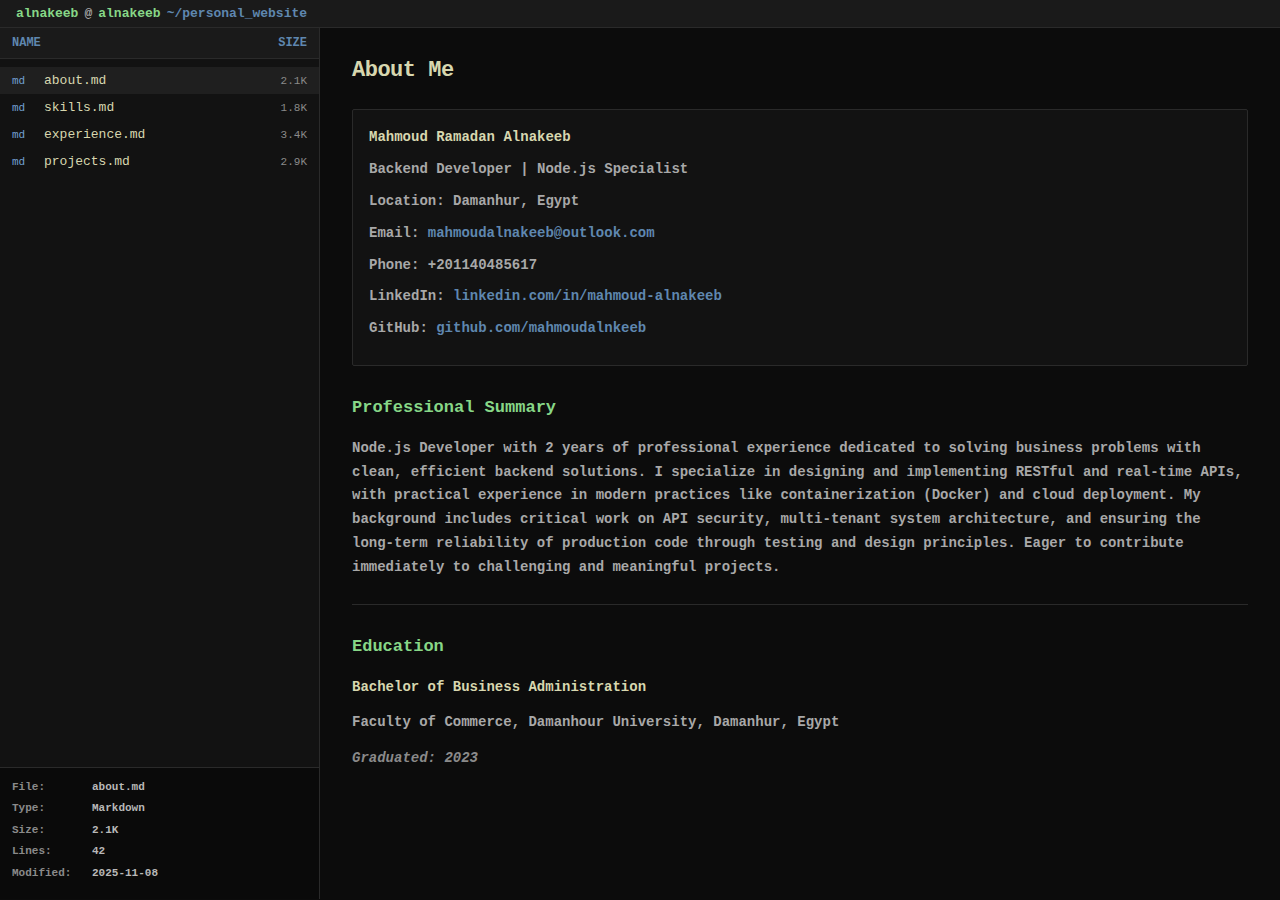
<file: index.html>
<!doctype html>
<html lang="en">
    <head>
        <meta charset="UTF-8" />
        <meta name="viewport" content="width=device-width, initial-scale=1.0" />

        <!-- SEO Meta Tags -->
        <title>
            Mahmoud Ramadan Alnakeeb - Backend Developer | Node.js Specialist
        </title>
        <meta
            name="description"
            content="Node.js Backend Developer with 2 years of experience in RESTful APIs, microservices, and cloud deployment. Specialized in Express.js, NestJS, PostgreSQL, and MongoDB."
        />
        <meta
            name="keywords"
            content="Node.js Developer, Backend Developer, JavaScript, TypeScript, Express.js, NestJS, MongoDB, PostgreSQL, API Development"
        />
        <meta name="author" content="Mahmoud Ramadan Alnakeeb" />
        <meta name="robots" content="index, follow" />
        <!--google search console-->
        <meta name="google-site-verification" content="Y3Xovd-ERB0Z1OYb4WsXO4qveq_8A2rP2C2i72mTCQo" />

        <!-- Open Graph / Social Media -->
        <meta property="og:type" content="website" />
        <meta
            property="og:title"
            content="Mahmoud Ramadan Alnakeeb - Backend Developer"
        />
        <meta
            property="og:description"
            content="Node.js Backend Developer specializing in scalable APIs and microservices"
        />
        <meta property="og:url" content="https://alnakeeb.netlify.app" />

        <!-- Twitter Card -->
        <meta name="twitter:card" content="summary" />
        <meta
            name="twitter:title"
            content="Mahmoud Ramadan Alnakeeb - Backend Developer"
        />
        <meta
            name="twitter:description"
            content="Node.js Backend Developer specializing in scalable APIs and microservices"
        />

        <!-- Canonical URL -->
        <link rel="canonical" href="https://alnakeeb.netlify.app" />

        <!-- Structured Data (JSON-LD) -->
        <script type="application/ld+json">
            {
                "@context": "https://schema.org",
                "@type": "Person",
                "name": "Mahmoud Ramadan Alnakeeb",
                "jobTitle": "Backend Developer",
                "description": "Node.js Developer with 2 years of professional experience",
                "url": "https://alnakeeb.netlify.app",
                "email": "mahmoudalnakeeb@outlook.com",
                "telephone": "+201140485617",
                "address": {
                    "@type": "PostalAddress",
                    "addressLocality": "Damanhur",
                    "addressCountry": "Egypt"
                },
                "sameAs": [
                    "https://linkedin.com/in/mahmoud-alnakeeb",
                    "https://github.com/mahmoudalnkeeb"
                ],
                "alumniOf": {
                    "@type": "EducationalOrganization",
                    "name": "Damanhour University"
                }
            }
        </script>

        <style>
            * {
                margin: 0;
                padding: 0;
                box-sizing: border-box;
            }

            body {
                background: #0c0c0c;
                color: #fff;
                font-family: "Consolas", "Monaco", "Courier New", monospace;
                height: 100vh;
                overflow: hidden;
                font-size: 14px;
                font-weight: 600;
            }

            /* Skip to main content for screen readers */
            .skip-link {
                position: absolute;
                top: -40px;
                left: 0;
                background: #5f87af;
                color: #0c0c0c;
                padding: 8px;
                text-decoration: none;
                z-index: 100;
            }

            .skip-link:focus {
                top: 0;
            }

            .terminal-header {
                background: #1a1a1a;
                padding: 6px 16px;
                border-bottom: 1px solid #2a2a2a;
                display: flex;
                align-items: center;
                gap: 6px;
                font-size: 13px;
            }

            .terminal-header .user {
                color: #87d787;
            }

            .terminal-header .at {
                color: #a8a8a8;
            }

            .terminal-header .host {
                color: #87d787;
            }

            .terminal-header .path {
                color: #5f87af;
            }

            .container {
                display: flex;
                height: calc(100vh - 29px);
            }

            .sidebar {
                width: 320px;
                display: flex;
                flex-direction: column;
                border-right: 1px solid #2a2a2a;
            }

            .file-list {
                flex: 1;
                background: #121212;
                overflow-y: auto;
                padding: 8px 0;
            }

            .file-header {
                padding: 8px 12px;
                background: #1a1a1a;
                border-bottom: 1px solid #2a2a2a;
                color: #5f87af;
                font-size: 12px;
                display: flex;
                justify-content: space-between;
            }

            .file-item {
                padding: 6px 12px;
                cursor: pointer;
                display: flex;
                align-items: center;
                justify-content: space-between;
                transition: background 0.1s;
                border-left: 3px solid transparent;
                background: transparent;
                border: none;
                width: 100%;
                text-align: left;
                font-family: inherit;
                font-size: inherit;
                color: inherit;
            }

            .file-item:hover {
                background: #1a1a1a;
            }

            .file-item:focus {
                outline: 2px solid #5f87af;
                outline-offset: -2px;
                background: #1a1a1a;
            }

            .file-item.active {
                background: #1f1f1f;
                border-left-color: #5f87af;
            }

            .file-main {
                display: flex;
                align-items: center;
                gap: 8px;
                flex: 1;
            }

            .file-extension {
                color: #72a0d3;
                font-size: 11px;
                width: 24px;
            }

            .file-name {
                color: #d7d7af;
                font-size: 13px;
            }

            .file-size {
                color: #8a8a8a;
                font-size: 11px;
                margin-left: auto;
            }

            .file-details {
                background: #0a0a0a;
                border-top: 1px solid #2a2a2a;
                padding: 12px;
                font-size: 11px;
            }

            .detail-row {
                display: flex;
                margin-bottom: 6px;
                line-height: 1.4;
            }

            .detail-label {
                color: #8a8a8a;
                width: 80px;
                flex-shrink: 0;
            }

            .detail-value {
                color: #b8b8b8;
            }

            .preview {
                flex: 1;
                padding: 24px 32px;
                overflow-y: auto;
                background: #0c0c0c;
                line-height: 1.7;
            }

            .preview h1 {
                color: #d7d7af;
                font-size: 22px;
                margin-bottom: 20px;
                font-weight: 600;
                letter-spacing: -0.5px;
            }

            .preview h2 {
                color: #87d787;
                font-size: 17px;
                margin-top: 28px;
                margin-bottom: 14px;
                font-weight: 600;
            }

            .preview h3 {
                color: #5f87af;
                font-size: 15px;
                margin-top: 18px;
                margin-bottom: 10px;
                font-weight: 500;
            }

            .preview p {
                color: #a8a8a8;
                margin-bottom: 12px;
                line-height: 1.7;
            }

            .preview ul {
                list-style: none;
                margin-left: 0;
            }

            .preview li {
                margin-bottom: 8px;
                position: relative;
                padding-left: 18px;
                color: #a8a8a8;
                line-height: 1.6;
            }

            .preview li:before {
                content: "•";
                position: absolute;
                left: 4px;
                color: #5f87af;
                font-weight: bold;
            }

            .preview a {
                color: #5f87af;
                text-decoration: none;
                border-bottom: 1px solid transparent;
                transition: border-color 0.2s;
            }

            .preview a:hover,
            .preview a:focus {
                border-bottom-color: #5f87af;
                outline: none;
            }

            .preview strong {
                color: #d7d7af;
                font-weight: 600;
            }

            .preview em {
                color: #8a8a8a;
                font-style: italic;
            }

            .tag {
                display: inline-block;
                background: #1a1a1a;
                color: #87d787;
                padding: 3px 10px;
                border-radius: 2px;
                font-size: 11px;
                margin: 3px 4px 3px 0;
                border: 1px solid #2a2a2a;
            }

            .job-entry {
                margin-bottom: 32px;
                padding-left: 16px;
                border-left: 2px solid #2a2a2a;
            }

            .project-card {
                background: #121212;
                padding: 20px;
                margin-bottom: 20px;
                border-left: 3px solid #5f87af;
                border-radius: 2px;
            }

            .contact-info {
                background: #121212;
                padding: 16px;
                border-radius: 2px;
                margin-bottom: 20px;
                border: 1px solid #2a2a2a;
            }

            .contact-info p {
                margin-bottom: 8px;
            }

            .skills-grid {
                display: flex;
                flex-wrap: wrap;
                margin-top: 12px;
                gap: 0;
            }

            ::-webkit-scrollbar {
                width: 10px;
                height: 10px;
            }

            ::-webkit-scrollbar-track {
                background: #0c0c0c;
            }

            ::-webkit-scrollbar-thumb {
                background: #2a2a2a;
                border-radius: 0;
            }

            ::-webkit-scrollbar-thumb:hover {
                background: #3a3a3a;
            }

            .section-divider {
                height: 1px;
                background: #2a2a2a;
                margin: 24px 0;
            }

            /* Accessibility improvements */
            .visually-hidden {
                position: absolute;
                width: 1px;
                height: 1px;
                padding: 0;
                margin: -1px;
                overflow: hidden;
                clip: rect(0, 0, 0, 0);
                white-space: nowrap;
                border-width: 0;
            }

            @media (prefers-reduced-motion: reduce) {
                * {
                    animation-duration: 0.01ms !important;
                    animation-iteration-count: 1 !important;
                    transition-duration: 0.01ms !important;
                }
            }

            @media (prefers-reduced-motion: reduce) {
                * {
                    animation-duration: 0.01ms !important;
                    animation-iteration-count: 1 !important;
                    transition-duration: 0.01ms !important;
                }
            }

            /* Responsive Design */
            @media (max-width: 1024px) {
                .sidebar {
                    width: 280px;
                }
            }

            @media (max-width: 768px) {
                body {
                    font-size: 12px;
                }

                .terminal-header {
                    padding: 8px 12px;
                    font-size: 11px;
                    flex-wrap: wrap;
                }

                .container {
                    flex-direction: column;
                }

                .sidebar {
                    width: 100%;
                    height: auto;
                    max-height: 40vh;
                    border-right: none;
                    border-bottom: 1px solid #2a2a2a;
                }

                .file-list {
                    max-height: 30vh;
                }

                .file-details {
                    display: none;
                }

                .preview {
                    padding: 16px 20px;
                    height: auto;
                    flex: 1;
                }

                .preview h1 {
                    font-size: 20px;
                    margin-bottom: 16px;
                }

                .preview h2 {
                    font-size: 16px;
                    margin-top: 20px;
                    margin-bottom: 12px;
                }

                .preview h3 {
                    font-size: 14px;
                    margin-top: 16px;
                    margin-bottom: 8px;
                }

                .job-entry {
                    padding-left: 12px;
                    margin-bottom: 24px;
                }

                .project-card {
                    padding: 16px;
                    margin-bottom: 16px;
                }

                .contact-info {
                    padding: 12px;
                    margin-bottom: 16px;
                }

                .tag {
                    font-size: 10px;
                    padding: 2px 8px;
                    margin: 2px 3px 2px 0;
                }

                .file-item {
                    padding: 8px 12px;
                }

                .file-name {
                    font-size: 12px;
                }

                .file-size {
                    display: none;
                }
            }

            @media (max-width: 480px) {
                body {
                    font-size: 11px;
                }

                .terminal-header {
                    padding: 6px 10px;
                    font-size: 10px;
                }

                .terminal-header .path {
                    display: none;
                }

                .preview {
                    padding: 12px 16px;
                }

                .preview h1 {
                    font-size: 18px;
                    margin-bottom: 14px;
                }

                .preview h2 {
                    font-size: 15px;
                    margin-top: 18px;
                    margin-bottom: 10px;
                }

                .preview h3 {
                    font-size: 13px;
                    margin-top: 14px;
                    margin-bottom: 6px;
                }

                .preview p {
                    margin-bottom: 10px;
                    line-height: 1.6;
                }

                .preview li {
                    margin-bottom: 6px;
                    padding-left: 16px;
                }

                .job-entry {
                    padding-left: 10px;
                    margin-bottom: 20px;
                }

                .project-card {
                    padding: 12px;
                    margin-bottom: 12px;
                }

                .contact-info {
                    padding: 10px;
                    margin-bottom: 12px;
                    font-size: 11px;
                }

                .contact-info p {
                    margin-bottom: 6px;
                    word-break: break-word;
                }

                .file-header {
                    padding: 6px 10px;
                    font-size: 11px;
                }

                .file-item {
                    padding: 6px 10px;
                }

                .file-extension {
                    font-size: 10px;
                    width: 20px;
                }

                .file-name {
                    font-size: 11px;
                }

                .section-divider {
                    margin: 18px 0;
                }

                .skills-grid {
                    margin-top: 8px;
                }

                .tag {
                    font-size: 9px;
                    padding: 2px 6px;
                }
            }

            /* Landscape mobile optimization */
            @media (max-width: 768px) and (orientation: landscape) {
                .sidebar {
                    max-height: 50vh;
                }

                .file-list {
                    max-height: 40vh;
                }
            }
        </style>
    </head>
    <body>
        <!-- Skip to main content link for accessibility -->
        <a href="#main-content" class="skip-link">Skip to main content</a>

        <header class="terminal-header" role="banner">
            <span class="user">alnakeeb</span>
            <span class="at">@</span>
            <span class="host">alnakeeb</span>
            <span class="path">~/personal_website</span>
        </header>

        <div class="container">
            <nav
                class="sidebar"
                role="navigation"
                aria-label="Portfolio sections"
            >
                <div class="file-header">
                    <span>NAME</span>
                    <span>SIZE</span>
                </div>
                <div class="file-list" role="menu">
                    <button
                        class="file-item active"
                        role="menuitem"
                        data-file="about"
                        data-size="2.1K"
                        data-lines="42"
                        data-type="Markdown"
                        data-modified="2025-11-08"
                        tabindex="0"
                        aria-label="About section"
                    >
                        <div class="file-main">
                            <span class="file-extension" aria-hidden="true"
                                >md</span
                            >
                            <span class="file-name">about.md</span>
                        </div>
                        <span class="file-size" aria-hidden="true">2.1K</span>
                    </button>
                    <button
                        class="file-item"
                        role="menuitem"
                        data-file="skills"
                        data-size="1.8K"
                        data-lines="68"
                        data-type="Markdown"
                        data-modified="2025-11-08"
                        tabindex="-1"
                        aria-label="Skills section"
                    >
                        <div class="file-main">
                            <span class="file-extension" aria-hidden="true"
                                >md</span
                            >
                            <span class="file-name">skills.md</span>
                        </div>
                        <span class="file-size" aria-hidden="true">1.8K</span>
                    </button>
                    <button
                        class="file-item"
                        role="menuitem"
                        data-file="experience"
                        data-size="3.4K"
                        data-lines="58"
                        data-type="Markdown"
                        data-modified="2025-11-08"
                        tabindex="-1"
                        aria-label="Experience section"
                    >
                        <div class="file-main">
                            <span class="file-extension" aria-hidden="true"
                                >md</span
                            >
                            <span class="file-name">experience.md</span>
                        </div>
                        <span class="file-size" aria-hidden="true">3.4K</span>
                    </button>
                    <button
                        class="file-item"
                        role="menuitem"
                        data-file="projects"
                        data-size="2.9K"
                        data-lines="54"
                        data-type="Markdown"
                        data-modified="2025-11-08"
                        tabindex="-1"
                        aria-label="Projects section"
                    >
                        <div class="file-main">
                            <span class="file-extension" aria-hidden="true"
                                >md</span
                            >
                            <span class="file-name">projects.md</span>
                        </div>
                        <span class="file-size" aria-hidden="true">2.9K</span>
                    </button>
                </div>
                <aside
                    class="file-details"
                    id="fileDetails"
                    aria-label="File details"
                >
                    <div class="detail-row">
                        <span class="detail-label">File:</span>
                        <span class="detail-value" id="detailFile"
                            >about.md</span
                        >
                    </div>
                    <div class="detail-row">
                        <span class="detail-label">Type:</span>
                        <span class="detail-value" id="detailType"
                            >Markdown</span
                        >
                    </div>
                    <div class="detail-row">
                        <span class="detail-label">Size:</span>
                        <span class="detail-value" id="detailSize">2.1K</span>
                    </div>
                    <div class="detail-row">
                        <span class="detail-label">Lines:</span>
                        <span class="detail-value" id="detailLines">42</span>
                    </div>
                    <div class="detail-row">
                        <span class="detail-label">Modified:</span>
                        <span class="detail-value" id="detailModified"
                            >2025-11-08</span
                        >
                    </div>
                </aside>
            </nav>

            <main
                class="preview"
                id="main-content"
                role="main"
                aria-live="polite"
            >
                <!-- Content will be loaded here -->
            </main>
        </div>

        <script>
            // ===== CONFIGURATION OBJECT - Edit your content here =====
            const PORTFOLIO_DATA = {
                // Personal Information
                personal: {
                    name: "Mahmoud Ramadan Alnakeeb",
                    title: "Backend Developer | Node.js Specialist",
                    location: "Damanhur, Egypt",
                    email: "mahmoudalnakeeb@outlook.com",
                    phone: "+201140485617",
                    linkedin: "https://linkedin.com/in/mahmoud-alnakeeb",
                    github: "https://github.com/mahmoudalnkeeb",
                },

                // Professional Summary
                summary:
                    "Node.js Developer with 2 years of professional experience dedicated to solving business problems with clean, efficient backend solutions. I specialize in designing and implementing RESTful and real-time APIs, with practical experience in modern practices like containerization (Docker) and cloud deployment. My background includes critical work on API security, multi-tenant system architecture, and ensuring the long-term reliability of production code through testing and design principles. Eager to contribute immediately to challenging and meaningful projects.",

                // Education
                education: {
                    degree: "Bachelor of Business Administration",
                    institution:
                        "Faculty of Commerce, Damanhour University, Damanhur, Egypt",
                    graduated: "2023",
                },

                // Skills (organized by category)
                skills: {
                    "Programming Languages": [
                        "JavaScript",
                        "TypeScript",
                        "Golang",
                    ],
                    "Backend Frameworks & Runtime": [
                        "Node.js",
                        "Express.js",
                        "NestJS",
                        "Bun",
                    ],
                    Databases: ["PostgreSQL", "MongoDB", "Redis"],
                    "DevOps & Infrastructure": [
                        "Linux",
                        "Docker",
                        "Nginx",
                        "AWS",
                    ],
                    "Third-Party Services": [
                        "Stripe",
                        "Twilio",
                        "Socket.IO",
                        "RabbitMQ",
                        "Firebase",
                    ],
                    "Development Tools": [
                        "Git",
                        "Postman",
                        "Swagger",
                        "ESLint",
                        "Prettier",
                    ],
                    "Testing & Logging": [
                        "Jest",
                        "Bun Test",
                        "Pino",
                        "Winston",
                        "TDD",
                    ],
                    "Validation & Security": [
                        "Joi",
                        "Zod",
                        "JWT",
                        "RBAC",
                        "API Security",
                    ],
                    "Architecture & Design": [
                        "Modular Design",
                        "Microservices",
                        "Multi-Tenant Systems",
                    ],
                    "Soft Skills": ["Problem-Solving", "Teamwork", "Ownership"],
                },

                // Work Experience
                experience: [
                    {
                        title: "Backend Developer",
                        company: "DevGlobal",
                        location: "Remote",
                        period: "January 2025 – October 2025",
                        description:
                            "Developed a multi-tenant SaaS backend for a team collaboration and business management platform using Node.js, Bun, and Express.js, with MongoDB. Implemented secure JWT authentication with RBAC for tenant isolation and access control.",
                        achievements: [
                            "Built an AI-powered chat with real-time streaming (SSE) using GPT-4 and Claude, with token usage tracking",
                            "Developed communication features including Twilio SMS/calls (automated A2P 10DLC), messenger with Socket.io",
                            "Integrated Stripe for subscriptions and AWS S3 for file storage",
                            "Used Docker for deployment on EC2 and GitHub actions for CI/CD",
                            "Implemented Pino for logging, and Swagger/OpenAPI for documentation",
                        ],
                        technologies:
                            "Node.js, Bun, Express.js, MongoDB, JWT, RBAC, GPT-4, Claude, SSE, Twilio, Socket.io, Stripe, AWS S3, Docker, Pino, Swagger, OpenAPI",
                    },
                    {
                        title: "Node.js Developer (Freelance)",
                        company: "Multiple Clients",
                        location: "Remote",
                        period: "November 2023 - January 2025",
                        description:
                            "Developed RESTful APIs, microservices, and web scraping tools focused on performance and scalability.",
                        achievements: [
                            "Reduced memory usage by 50% on a critical Node.js image conversion process by implementing streaming and chunking to resolve crashing issues",
                            "Delivered custom automation, integrations, and an AI-powered WordPress content system (Groq AI) to streamline business workflows",
                            "Implemented web scraping with Puppeteer and managed task scheduling via cron and systemd",
                        ],
                        technologies:
                            "Node.js, RESTful APIs, Microservices, Puppeteer, Groq AI, WordPress, Express.js, EJS, Cron, Systemd, CSV",
                    },
                ],

                // Projects
                projects: [
                    {
                        name: "Shoperz E-Commerce REST API",
                        description:
                            "A scalable single-vendor e-commerce API built with Node.js, Express.js, and MongoDB.",
                        features: [
                            "Secure JWT authentication with role-based access control",
                            "Robust product, order, and cart management",
                            "Supports Stripe, PayPal, and COD payments",
                            "Image uploads, email verification, and Swagger documentation",
                            "Production readiness through logging, security hardening, and Vercel deployment",
                        ],
                        techStack:
                            "Node.js, Express.js, MongoDB, Mongoose, JWT, Stripe API, PayPal API, Swagger, Winston, Joi, Multer, Nodemailer, Firebase, Vercel",
                    },
                    {
                        name: "Aiticle – AI-Powered Article Generation System",
                        description:
                            "An automated article generation platform powered by LLMs via the Groq API. Built with modular Node.js architecture for prompt handling and content management.",
                        features: [
                            "Role-based generation with structured, SEO-friendly, and metadata-rich outputs",
                            "Schema validation and error handling",
                            "Optimized prompt engineering for reliability",
                        ],
                        techStack:
                            "Node.js, Groq SDK, Llama3-8b, JSON Schema, Prompt Engineering, File System API, Environment Variables, Error Handling",
                    },
                    {
                        name: "Morg3a LMS – Learning Management System",
                        description:
                            "A modular, production-ready e-learning backend API built with TypeScript, Express, and PostgreSQL via Drizzle ORM.",
                        features: [
                            "Layered architecture with controllers, services, repositories, and DTOs for clean separation",
                            "JWT authentication, S3/MinIO file storage, OTP via NotificationAPI",
                            "Dockerized deployment",
                            "Zod-based env validation, centralized error handling, structured logging",
                            "Secure middleware defaults",
                        ],
                        techStack:
                            "Node.js, TypeScript, Express, Drizzle ORM, PostgreSQL, Zod, JWT, bcrypt, AWS S3 / MinIO, NotificationAPI, Redis, Winston, Helmet, CORS, Docker, Drizzle-kit, tsx, tsc-alias",
                    },
                ],
            };

            // ===== TEMPLATE GENERATION FUNCTIONS =====
            function generateAboutContent() {
                const { personal, summary, education } = PORTFOLIO_DATA;
                return `
<h1>About Me</h1>

<div class="contact-info">
<p><strong>${personal.name}</strong></p>
<p>${personal.title}</p>
<p>Location: ${personal.location}</p>
<p>Email: <a href="mailto:${personal.email}">${personal.email}</a></p>
<p>Phone: ${personal.phone}</p>
<p>LinkedIn: <a href="${personal.linkedin}" target="_blank" rel="noopener noreferrer">${personal.linkedin.replace("https://", "")}</a></p>
<p>GitHub: <a href="${personal.github}" target="_blank" rel="noopener noreferrer">${personal.github.replace("https://", "")}</a></p>
</div>

<h2>Professional Summary</h2>

<p>${summary}</p>

<div class="section-divider"></div>

<h2>Education</h2>

<p><strong>${education.degree}</strong></p>
<p>${education.institution}</p>
<p><em>Graduated: ${education.graduated}</em></p>
      `;
            }

            function generateSkillsContent() {
                const { skills } = PORTFOLIO_DATA;
                let html = "<h1>Technical Skills</h1>\n\n";

                for (const [category, items] of Object.entries(skills)) {
                    html += `<h2>${category}</h2>\n`;
                    html += '<div class="skills-grid">\n';
                    items.forEach((skill) => {
                        html += `  <span class="tag">${skill}</span>\n`;
                    });
                    html += "</div>\n\n";
                }

                return html;
            }

            function generateExperienceContent() {
                const { experience } = PORTFOLIO_DATA;
                let html = "<h1>Work Experience</h1>\n\n";

                experience.forEach((job, index) => {
                    html += '<div class="job-entry">\n';
                    html += `  <h2>${job.title}</h2>\n`;
                    html += `  <h3>${job.company} • ${job.location}</h3>\n`;
                    html += `  <p><em>${job.period}</em></p>\n\n`;
                    html += `  <p>${job.description}</p>\n\n`;

                    if (job.achievements && job.achievements.length > 0) {
                        html += "  <p><strong>Key Achievements:</strong></p>\n";
                        html += "  <ul>\n";
                        job.achievements.forEach((achievement) => {
                            html += `    <li>${achievement}</li>\n`;
                        });
                        html += "  </ul>\n\n";
                    }

                    html += "  <p><strong>Technologies:</strong></p>\n";
                    html += `  <p>${job.technologies}</p>\n`;
                    html += "</div>\n";

                    if (index < experience.length - 1) {
                        html += '\n<div class="section-divider"></div>\n\n';
                    }
                });

                return html;
            }

            function generateProjectsContent() {
                const { projects } = PORTFOLIO_DATA;
                let html = "<h1>Featured Projects</h1>\n\n";

                projects.forEach((project) => {
                    html += '<div class="project-card">\n';
                    html += `  <h2>${project.name}</h2>\n\n`;
                    html += `  <p>${project.description}</p>\n\n`;

                    if (project.features && project.features.length > 0) {
                        html += "  <p><strong>Features:</strong></p>\n";
                        html += "  <ul>\n";
                        project.features.forEach((feature) => {
                            html += `    <li>${feature}</li>\n`;
                        });
                        html += "  </ul>\n\n";
                    }

                    html += `  <p><strong>Tech Stack:</strong> ${project.techStack}</p>\n`;
                    html += "</div>\n\n";
                });

                return html;
            }

            // Generate content object
            const content = {
                about: generateAboutContent(),
                skills: generateSkillsContent(),
                experience: generateExperienceContent(),
                projects: generateProjectsContent(),
            };

            // ===== UI INTERACTION CODE =====
            const fileItems = document.querySelectorAll(".file-item");
            const preview = document.getElementById("main-content");
            const detailFile = document.getElementById("detailFile");
            const detailType = document.getElementById("detailType");
            const detailSize = document.getElementById("detailSize");
            const detailLines = document.getElementById("detailLines");
            const detailModified = document.getElementById("detailModified");

            function loadContent(file, element) {
                preview.innerHTML = content[file];

                // Update file details
                detailFile.textContent = element.dataset.file + ".md";
                detailType.textContent = element.dataset.type;
                detailSize.textContent = element.dataset.size;
                detailLines.textContent = element.dataset.lines;
                detailModified.textContent = element.dataset.modified;

                // Update page title for better SEO
                const sectionTitles = {
                    about: "About",
                    skills: "Skills",
                    experience: "Experience",
                    projects: "Projects",
                };
                document.title = `${sectionTitles[file]} - ${PORTFOLIO_DATA.personal.name}`;
            }

            // Keyboard navigation
            function handleKeyboardNavigation(e) {
                const currentIndex = Array.from(fileItems).indexOf(
                    document.activeElement,
                );
                let nextIndex;

                if (e.key === "ArrowDown") {
                    e.preventDefault();
                    nextIndex = (currentIndex + 1) % fileItems.length;
                } else if (e.key === "ArrowUp") {
                    e.preventDefault();
                    nextIndex =
                        (currentIndex - 1 + fileItems.length) %
                        fileItems.length;
                } else if (e.key === "Enter" || e.key === " ") {
                    e.preventDefault();
                    document.activeElement.click();
                    return;
                } else {
                    return;
                }

                fileItems[nextIndex].focus();
            }

            fileItems.forEach((item, index) => {
                // Click handler
                item.addEventListener("click", () => {
                    fileItems.forEach((i) => {
                        i.classList.remove("active");
                        i.setAttribute("tabindex", "-1");
                    });
                    item.classList.add("active");
                    item.setAttribute("tabindex", "0");
                    const file = item.getAttribute("data-file");
                    loadContent(file, item);
                });

                // Keyboard handler
                item.addEventListener("keydown", handleKeyboardNavigation);
            });

            // Load initial content
            loadContent("about", fileItems[0]);
        </script>
    </body>
</html>
</file>
